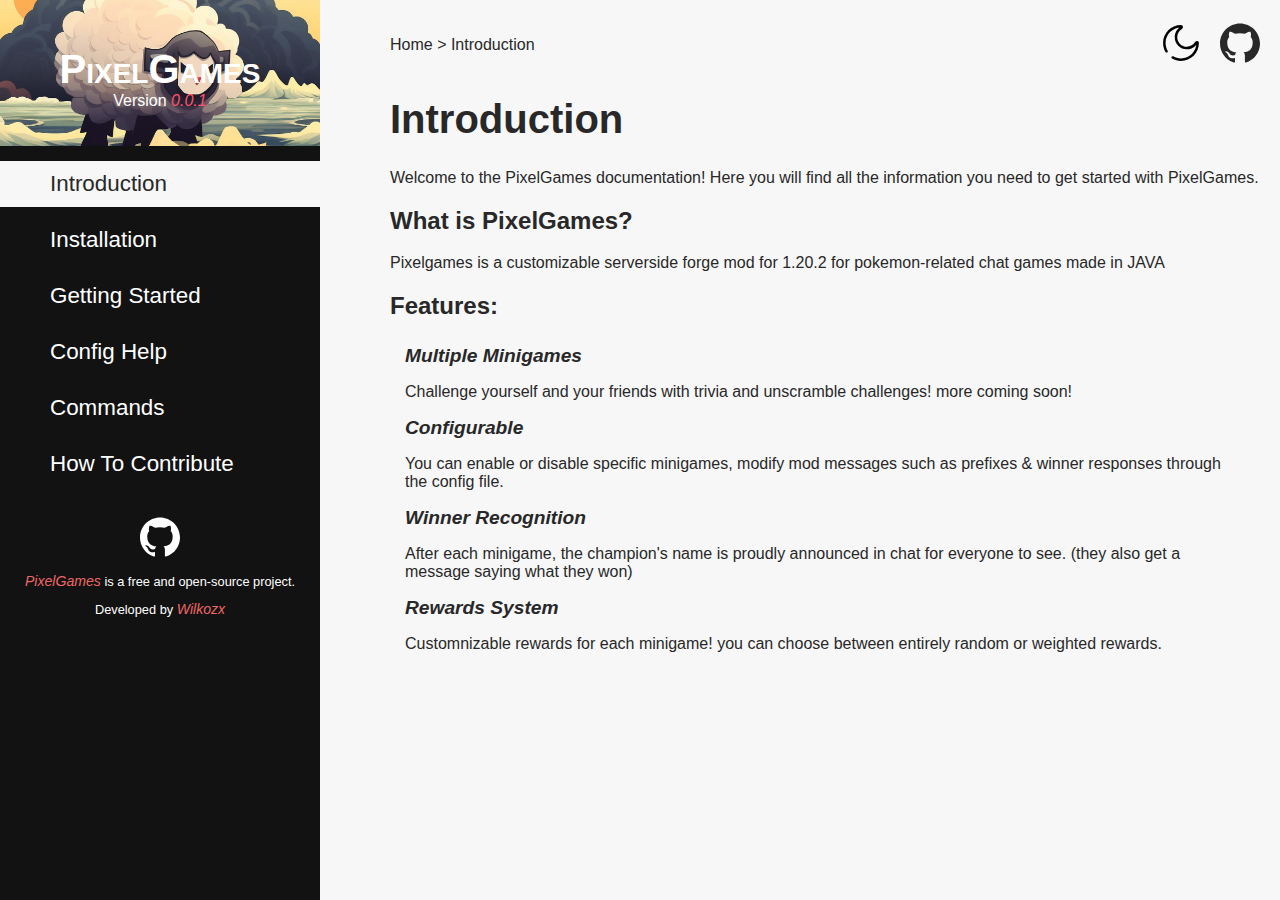
<file: docs/index.html>
<!DOCTYPE html>
<html lang="en">
<head>
    <meta charset="UTF-8">
    <meta name="viewport" content="width=device-width, initial-scale=1.0">
    <link rel="icon" type="image/x-icon" href="src/icons/pixelskills-logo-notext.png">
    <link rel="stylesheet" href="src/styles/styles.css">
    <script src="src/scripts/darkmode.js" defer></script>
    <title>PixelGames</title>
</head>
<body>
    <main>
        <div id="side-menu">
            <div id="side-menu-header">
                <h1>PixelGames</h1>
                <p>Version <em>0.0.1</em></p>
            </div>
            <div id="side-menu-content">
                <a class="current-page" href="index.html">Introduction</a>
                <a href="installation.html">Installation</a>
                <a href="gettingstarted.html">Getting Started</a>
                <a href="configuration.html">Config Help</a>
                <a href="commands.html">Commands</a>
                <a href="contribution.html">How To Contribute</a>
            </div>
            <div id="side-menu-footer">
                <a href="https://github.com/Wilkozx/PixelGames"><image src="src/icons/github-light.svg" alt="GitHub Logo" width="40px" height="40px"></a>
                <p><em>PixelGames</em> is a free and open-source project.</p>
                <p>Developed by <em>Wilkozx</em></p>
            </div>
        </div>
        
        <div id="content-container">
            <div id="content-container-header">
                <p>Home > Introduction</p>
                <div>
                    <image id="darkmode-toggle" src="src/icons//moon.svg" alt="toggle darkmode" width="40px" height="40px">
                    <a href="https://github.com/Wilkozx/PixelGames"><svg class="svg" role="img" viewBox="0 0 24 24" xmlns="http://www.w3.org/2000/svg"><title>GitHub</title><path d="M12 .297c-6.63 0-12 5.373-12 12 0 5.303 3.438 9.8 8.205 11.385.6.113.82-.258.82-.577 0-.285-.01-1.04-.015-2.04-3.338.724-4.042-1.61-4.042-1.61C4.422 18.07 3.633 17.7 3.633 17.7c-1.087-.744.084-.729.084-.729 1.205.084 1.838 1.236 1.838 1.236 1.07 1.835 2.809 1.305 3.495.998.108-.776.417-1.305.76-1.605-2.665-.3-5.466-1.332-5.466-5.93 0-1.31.465-2.38 1.235-3.22-.135-.303-.54-1.523.105-3.176 0 0 1.005-.322 3.3 1.23.96-.267 1.98-.399 3-.405 1.02.006 2.04.138 3 .405 2.28-1.552 3.285-1.23 3.285-1.23.645 1.653.24 2.873.12 3.176.765.84 1.23 1.91 1.23 3.22 0 4.61-2.805 5.625-5.475 5.92.42.36.81 1.096.81 2.22 0 1.606-.015 2.896-.015 3.286 0 .315.21.69.825.57C20.565 22.092 24 17.592 24 12.297c0-6.627-5.373-12-12-12"/></svg > </a>
                </div>
            </div>
            <div id="content-container-text">
                <h1>Introduction</h1>
                    <p>Welcome to the PixelGames documentation! Here you will find all the information you need to get started with PixelGames.</p>
                <h2>What is PixelGames?</h2>
                    <p>Pixelgames is a customizable serverside forge mod for 1.20.2 for pokemon-related chat games made in JAVA</p>
                <h2>Features:</h2>
                <ul>
                    <li>Multiple Minigames</li>
                    <p>Challenge yourself and your friends with trivia and unscramble challenges! more coming soon!</p>
                    <li>Configurable</li>
                    <p>You can enable or disable specific minigames, modify mod messages such as prefixes & winner responses through the config file.</p>
                    <li>Winner Recognition</li>
                    <p>After each minigame, the champion's name is proudly announced in chat for everyone to see. (they also get a message saying  what they won)</p>
                    <li>Rewards System</li>
                    <p>Customnizable rewards for each minigame! you can choose between entirely random or weighted rewards.</p>
                </ul>
            </div>
            
        </div>
    </main>
</body>
</html>
</file>
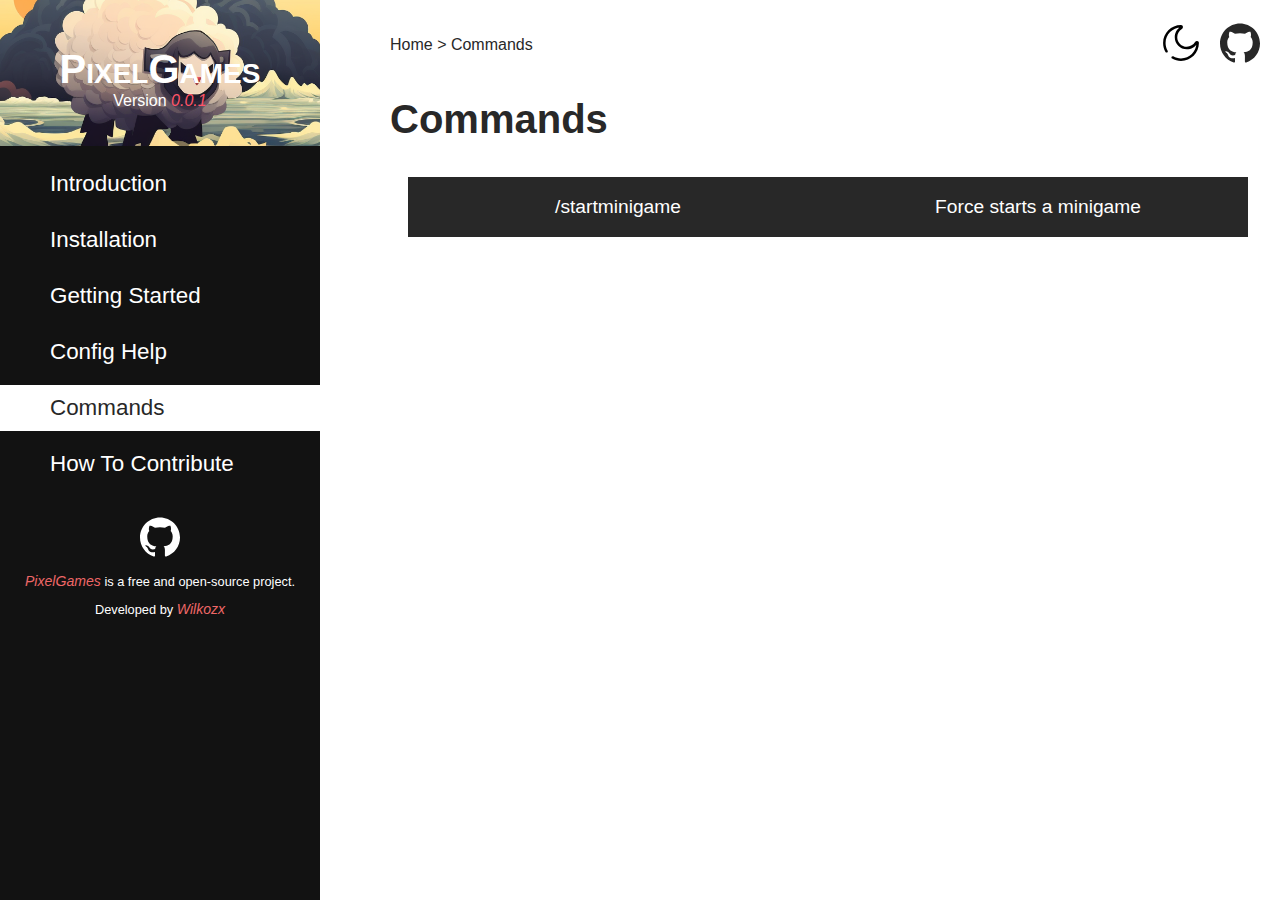
<file: docs/commands.html>
<!DOCTYPE html>
<html lang="en">
<head>
    <meta charset="UTF-8">
    <meta name="viewport" content="width=device-width, initial-scale=1.0">
    <link rel="icon" type="image/x-icon" href="src/icons/pixelskills-logo-notext.png">
    <link rel="stylesheet" href="src/styles/styles.css">
    <link rel="stylesheet" href="src/styles/commands.css">
    <script src="src/scripts/darkmode.js" defer></script>
    <title>PixelGames</title>
</head>
<body>
    <main>
        <div id="side-menu">
            <div id="side-menu-header">
                <h1>PixelGames</h1>
                <p>Version <em>0.0.1</em></p>
            </div>
            <div id="side-menu-content">
                <a href="index.html">Introduction</a>
                <a href="installation.html">Installation</a>
                <a href="gettingstarted.html">Getting Started</a>
                <a href="configuration.html">Config Help</a>
                <a class="current-page" href="commands.html">Commands</a>
                <a href="contribution.html">How To Contribute</a>
            </div>
            <div id="side-menu-footer">
                <a href="https://github.com/Wilkozx/PixelGames"><image src="src/icons/github-light.svg" alt="GitHub Logo" width="40px" height="40px"></a>
                <p><em>PixelGames</em> is a free and open-source project.</p>
                <p>Developed by <em>Wilkozx</em></p>
            </div>
        </div>
        
        <div id="content-container">
            <div id="content-container-header">
                <p>Home > Commands</p>
                <div>
                    <image id="darkmode-toggle" src="src/icons//moon.svg" alt="toggle darkmode" width="40px" height="40px">
                    <a href="https://github.com/Wilkozx/PixelGames"><svg class="svg" role="img" viewBox="0 0 24 24" xmlns="http://www.w3.org/2000/svg"><title>GitHub</title><path d="M12 .297c-6.63 0-12 5.373-12 12 0 5.303 3.438 9.8 8.205 11.385.6.113.82-.258.82-.577 0-.285-.01-1.04-.015-2.04-3.338.724-4.042-1.61-4.042-1.61C4.422 18.07 3.633 17.7 3.633 17.7c-1.087-.744.084-.729.084-.729 1.205.084 1.838 1.236 1.838 1.236 1.07 1.835 2.809 1.305 3.495.998.108-.776.417-1.305.76-1.605-2.665-.3-5.466-1.332-5.466-5.93 0-1.31.465-2.38 1.235-3.22-.135-.303-.54-1.523.105-3.176 0 0 1.005-.322 3.3 1.23.96-.267 1.98-.399 3-.405 1.02.006 2.04.138 3 .405 2.28-1.552 3.285-1.23 3.285-1.23.645 1.653.24 2.873.12 3.176.765.84 1.23 1.91 1.23 3.22 0 4.61-2.805 5.625-5.475 5.92.42.36.81 1.096.81 2.22 0 1.606-.015 2.896-.015 3.286 0 .315.21.69.825.57C20.565 22.092 24 17.592 24 12.297c0-6.627-5.373-12-12-12"/></svg > </a>
                </div>
            </div>
            <div id="content-container-text">
                <h1>Commands</h1>
                <ul>
                    <div class="commands">
                        <p>/startminigame</p>
                        <p>Force starts a minigame</p>
                    </div>
                </ul>
            </div>
        </div>
    </main>
</body>
</html>
</file>
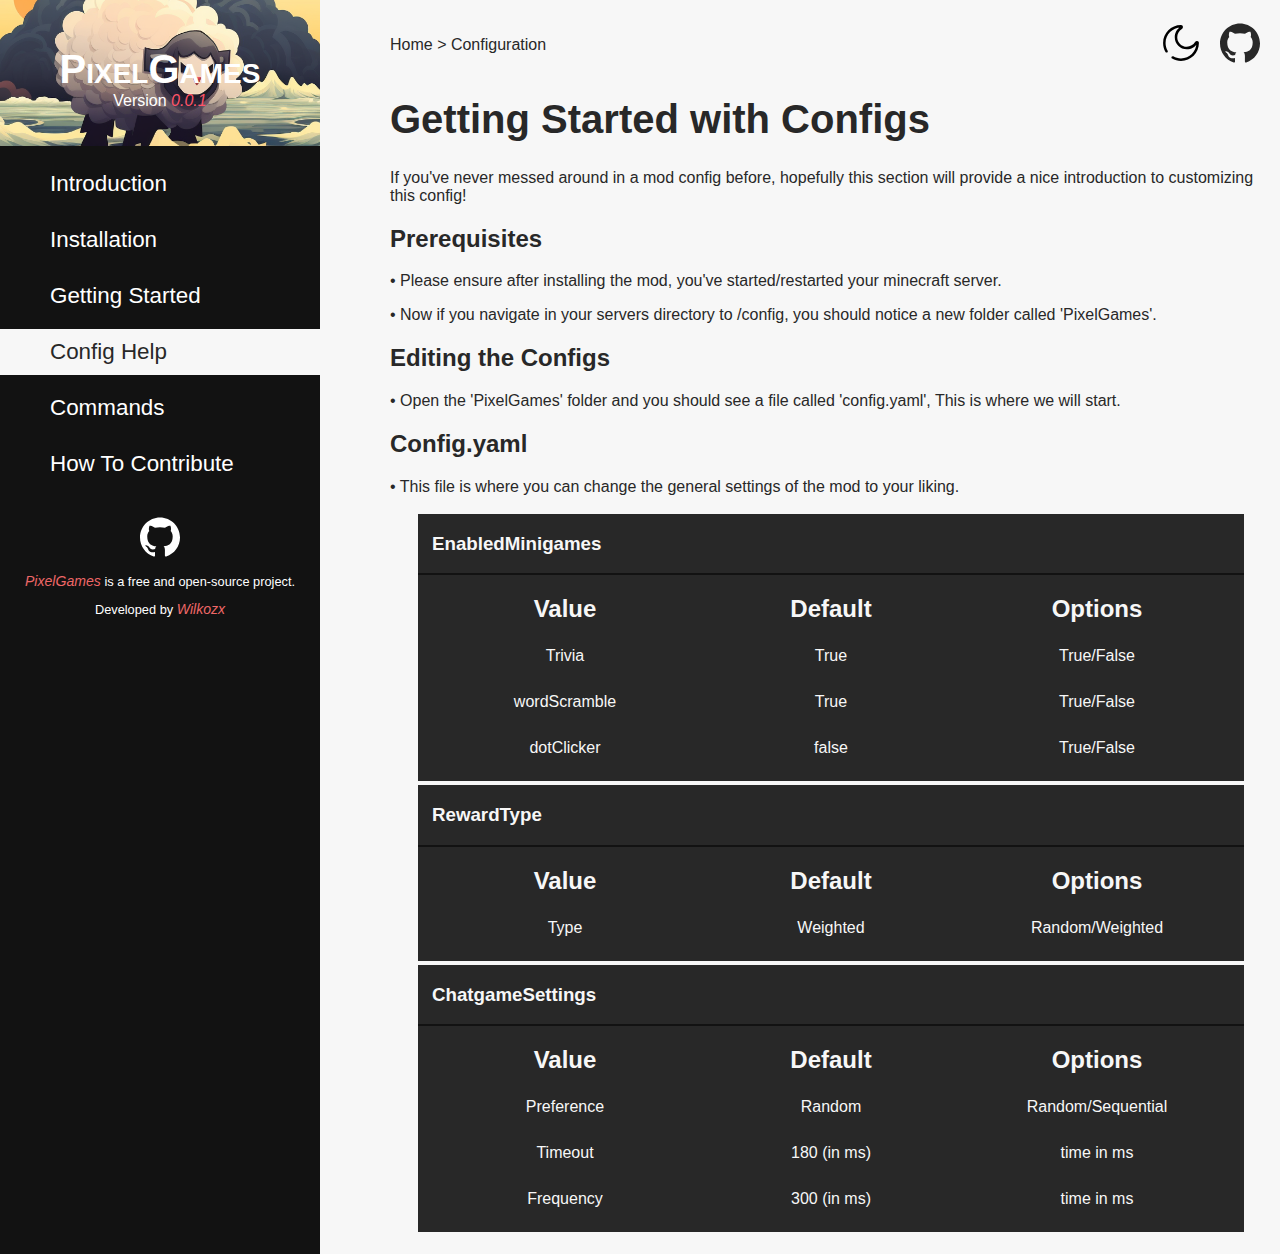
<file: docs/configuration.html>
<!DOCTYPE html>
<html lang="en">
<head>
    <meta charset="UTF-8">
    <meta name="viewport" content="width=device-width, initial-scale=1.0">
    <link rel="icon" type="image/x-icon" href="src/icons/pixelskills-logo-notext.png">
    <link rel="stylesheet" href="src/styles/styles.css">
    <script src="src/scripts/darkmode.js" defer></script>
    <title>PixelGames</title>
</head>
<body>
    <main>
        <div id="side-menu">
            <div id="side-menu-header">
                <h1>PixelGames</h1>
                <p>Version <em>0.0.1</em></p>
            </div>
            <div id="side-menu-content">
                <a href="index.html">Introduction</a>
                <a href="installation.html">Installation</a>
                <a href="gettingstarted.html">Getting Started</a>
                <a class="current-page" href="configuration.html">Config Help</a>
                <a href="commands.html">Commands</a>
                <a href="contribution.html">How To Contribute</a>
            </div>
            <div id="side-menu-footer">
                <a href="https://github.com/Wilkozx/PixelGames"><image src="src/icons/github-light.svg" alt="GitHub Logo" width="40px" height="40px"></a>
                <p><em>PixelGames</em> is a free and open-source project.</p>
                <p>Developed by <em>Wilkozx</em></p>
            </div>
        </div>
        
        <div id="content-container">
            <div id="content-container-header">
                <p>Home > Configuration</p>
                <div>
                    <image id="darkmode-toggle" src="src/icons//moon.svg" alt="toggle darkmode" width="40px" height="40px">
                    <a href="https://github.com/Wilkozx/PixelGames"><svg class="svg" role="img" viewBox="0 0 24 24" xmlns="http://www.w3.org/2000/svg"><title>GitHub</title><path d="M12 .297c-6.63 0-12 5.373-12 12 0 5.303 3.438 9.8 8.205 11.385.6.113.82-.258.82-.577 0-.285-.01-1.04-.015-2.04-3.338.724-4.042-1.61-4.042-1.61C4.422 18.07 3.633 17.7 3.633 17.7c-1.087-.744.084-.729.084-.729 1.205.084 1.838 1.236 1.838 1.236 1.07 1.835 2.809 1.305 3.495.998.108-.776.417-1.305.76-1.605-2.665-.3-5.466-1.332-5.466-5.93 0-1.31.465-2.38 1.235-3.22-.135-.303-.54-1.523.105-3.176 0 0 1.005-.322 3.3 1.23.96-.267 1.98-.399 3-.405 1.02.006 2.04.138 3 .405 2.28-1.552 3.285-1.23 3.285-1.23.645 1.653.24 2.873.12 3.176.765.84 1.23 1.91 1.23 3.22 0 4.61-2.805 5.625-5.475 5.92.42.36.81 1.096.81 2.22 0 1.606-.015 2.896-.015 3.286 0 .315.21.69.825.57C20.565 22.092 24 17.592 24 12.297c0-6.627-5.373-12-12-12"/></svg > </a>
                </div>
            </div>
            <div id="content-container-text">
                <h1>Getting Started with Configs</h1>
                    <p>If you've never messed around in a mod config before, hopefully this section will provide a nice introduction to customizing this config!</p>
                <h2>Prerequisites</h2>
                    <p>• Please ensure after installing the mod, you've started/restarted your minecraft server.</p>
                    <p>• Now if you navigate in your servers directory to /config, you should notice a new folder called 'PixelGames'.</p>
                <h2>Editing the Configs</h2>
                    <p>• Open the 'PixelGames' folder and you should see a file called 'config.yaml', This is where we will start.</p>
                <h2>Config.yaml</h2>
                    <p>• This file is where you can change the general settings of the mod to your liking.</p>
                    <div class="config-display">
                        <div class="config-header">
                            <h3>EnabledMinigames</h3>
                        </div>
                        <div class="config-table">
                            <div>
                                <h2>Value</h2>
                                <p>Trivia</p>
                                <p>wordScramble</p>
                                <p>dotClicker</p>
                            </div>
                            <div>
                                <h2>Default</h2>
                                <p>True</p>
                                <p>True</p>
                                <p>false</p>
                            </div>
                            <div>
                                <h2>Options</h2>
                                <p>True/False</p>
                                <p>True/False</p>
                                <p>True/False</p>
                            </div>
                        </div>
                    </div>
                    <div class="config-display">
                        <div class="config-header">
                            <h3>RewardType</h3>
                        </div>
                        <div class="config-table">
                            <div>
                                <h2>Value</h2>
                                <p>Type</p>
                            </div>
                            <div>
                                <h2>Default</h2>
                                <p>Weighted</p>

                            </div>
                            <div>
                                <h2>Options</h2>
                                <p>Random/Weighted</p>
                            </div>
                        </div>
                    </div>
                    <div class="config-display">
                        <div class="config-header">
                            <h3>ChatgameSettings</h3>
                        </div>
                        <div class="config-table">
                            <div>
                                <h2>Value</h2>
                                <p>Preference</p>
                                <p>Timeout</p>
                                <p>Frequency</p>
                            </div>
                            <div>
                                <h2>Default</h2>
                                <p>Random</p>
                                <p>180 (in ms)</p>
                                <p>300 (in ms)</p>
                            </div>
                            <div>
                                <h2>Options</h2>
                                <p>Random/Sequential</p>
                                <p>time in ms</p>
                                <p>time in ms</p>
                            </div>
                        </div>
                    </div>
        </div>
    </main>
</body>
</html>
</file>
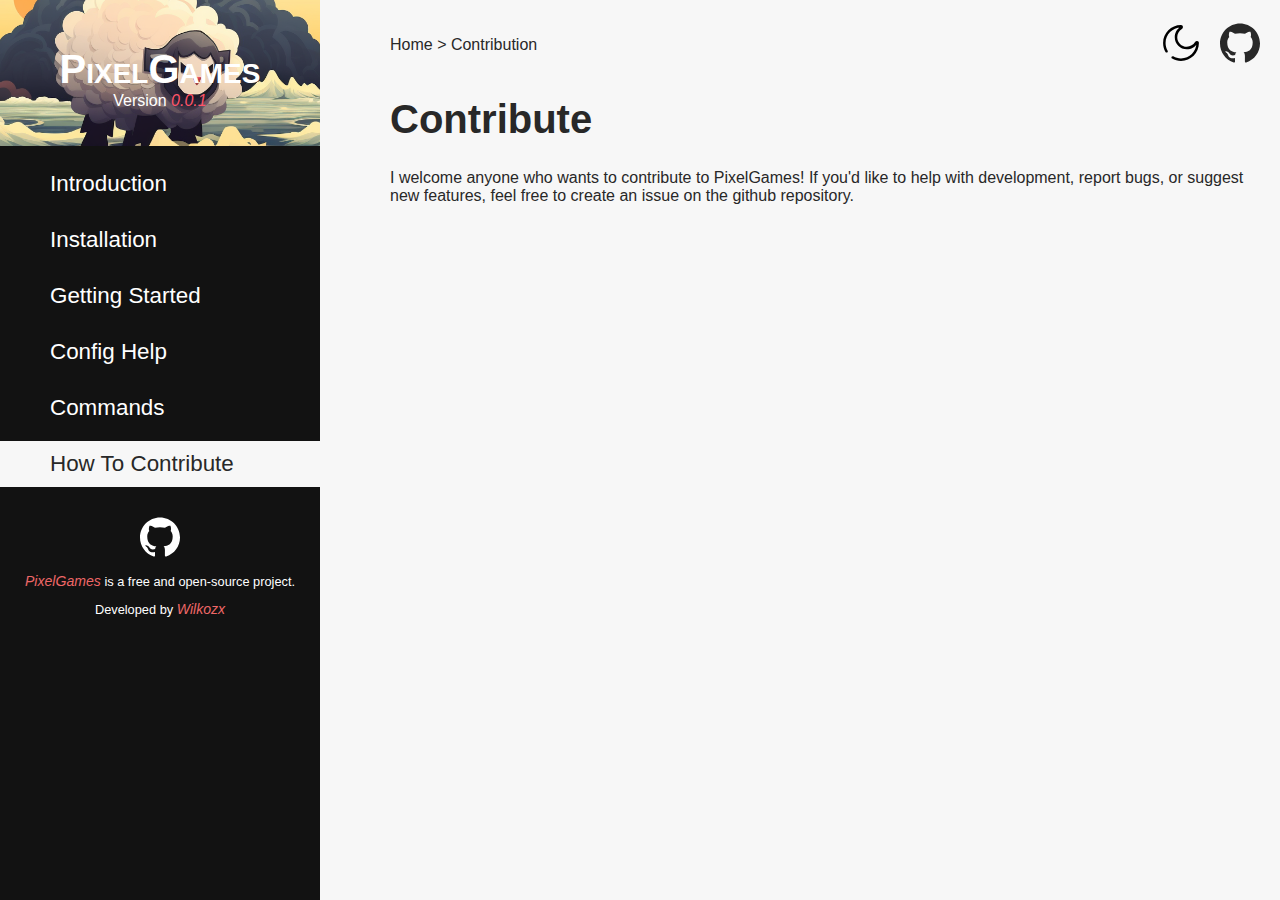
<file: docs/contribution.html>
<!DOCTYPE html>
<html lang="en">
<head>
    <meta charset="UTF-8">
    <meta name="viewport" content="width=device-width, initial-scale=1.0">
    <link rel="icon" type="image/x-icon" href="src/icons/pixelskills-logo-notext.png">
    <link rel="stylesheet" href="src/styles/styles.css">
    <script src="src/scripts/darkmode.js" defer></script>
    <title>PixelGames</title>
</head>
<body>
    <main>
        <div id="side-menu">
            <div id="side-menu-header">
                <h1>PixelGames</h1>
                <p>Version <em>0.0.1</em></p>
            </div>
            <div id="side-menu-content">
                <a href="index.html">Introduction</a>
                <a href="installation.html">Installation</a>
                <a href="gettingstarted.html">Getting Started</a>
                <a href="configuration.html">Config Help</a>
                <a href="commands.html">Commands</a>
                <a class="current-page" href="contribution.html">How To Contribute</a>
            </div>
            <div id="side-menu-footer">
                <a href="https://github.com/Wilkozx/PixelGames"><image src="src/icons/github-light.svg" alt="GitHub Logo" width="40px" height="40px"></a>
                <p><em>PixelGames</em> is a free and open-source project.</p>
                <p>Developed by <em>Wilkozx</em></p>
            </div>
        </div>
        
        <div id="content-container">
            <div id="content-container-header">
                <p>Home > Contribution</p>
                <div>
                    <image id="darkmode-toggle" src="src/icons//moon.svg" alt="toggle darkmode" width="40px" height="40px">
                    <a href="https://github.com/Wilkozx/PixelGames"><svg class="svg" role="img" viewBox="0 0 24 24" xmlns="http://www.w3.org/2000/svg"><title>GitHub</title><path d="M12 .297c-6.63 0-12 5.373-12 12 0 5.303 3.438 9.8 8.205 11.385.6.113.82-.258.82-.577 0-.285-.01-1.04-.015-2.04-3.338.724-4.042-1.61-4.042-1.61C4.422 18.07 3.633 17.7 3.633 17.7c-1.087-.744.084-.729.084-.729 1.205.084 1.838 1.236 1.838 1.236 1.07 1.835 2.809 1.305 3.495.998.108-.776.417-1.305.76-1.605-2.665-.3-5.466-1.332-5.466-5.93 0-1.31.465-2.38 1.235-3.22-.135-.303-.54-1.523.105-3.176 0 0 1.005-.322 3.3 1.23.96-.267 1.98-.399 3-.405 1.02.006 2.04.138 3 .405 2.28-1.552 3.285-1.23 3.285-1.23.645 1.653.24 2.873.12 3.176.765.84 1.23 1.91 1.23 3.22 0 4.61-2.805 5.625-5.475 5.92.42.36.81 1.096.81 2.22 0 1.606-.015 2.896-.015 3.286 0 .315.21.69.825.57C20.565 22.092 24 17.592 24 12.297c0-6.627-5.373-12-12-12"/></svg > </a>
                </div>
            </div>
            <div id="content-container-text">
                <h1>Contribute</h1>
                    <p>I welcome anyone who wants to contribute to PixelGames! If you'd like to help with development, report bugs, or suggest new features, feel free to create an issue on the github repository.</p>
            </div>
        </div>
    </main>
</body>
</html>
</file>
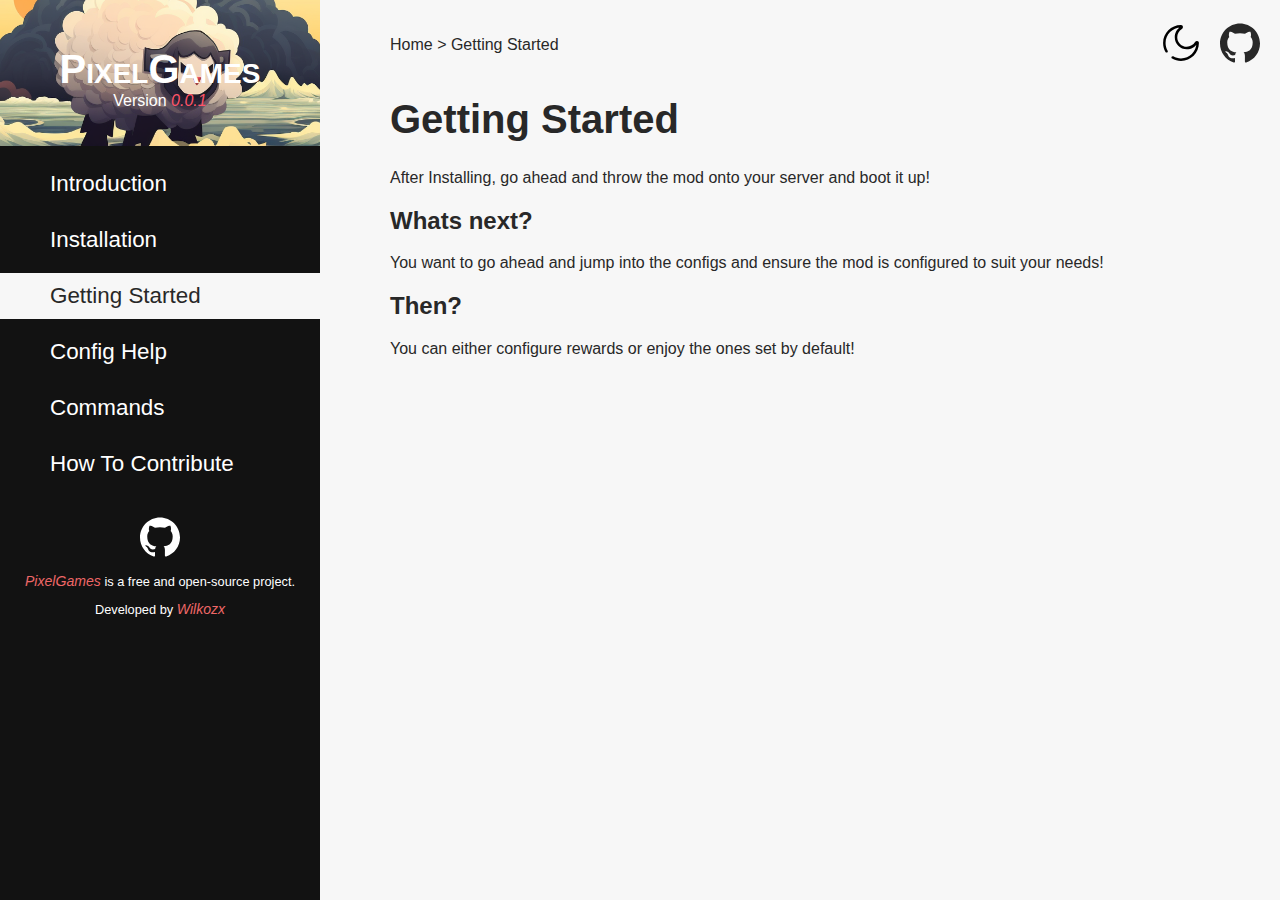
<file: docs/gettingstarted.html>
<!DOCTYPE html>
<html lang="en">
<head>
    <meta charset="UTF-8">
    <meta name="viewport" content="width=device-width, initial-scale=1.0">
    <link rel="icon" type="image/x-icon" href="src/icons/pixelskills-logo-notext.png">
    <link rel="stylesheet" href="src/styles/styles.css">
    <script src="src/scripts/darkmode.js" defer></script>
    <title>PixelGames</title>
</head>
<body>
    <main>
        <div id="side-menu">
            <div id="side-menu-header">
                <h1>PixelGames</h1>
                <p>Version <em>0.0.1</em></p>
            </div>
            <div id="side-menu-content">
                <a href="index.html">Introduction</a>
                <a href="installation.html">Installation</a>
                <a class="current-page" href="gettingstarted.html">Getting Started</a>
                <a href="configuration.html">Config Help</a>
                <a href="commands.html">Commands</a>
                <a href="contribution.html">How To Contribute</a>
            </div>
            <div id="side-menu-footer">
                <a href="https://github.com/Wilkozx/PixelGames"><image src="src/icons/github-light.svg" alt="GitHub Logo" width="40px" height="40px"></a>
                <p><em>PixelGames</em> is a free and open-source project.</p>
                <p>Developed by <em>Wilkozx</em></p>
            </div>
        </div>
        
        <div id="content-container">
            <div id="content-container-header">
                <p>Home > Getting Started</p>
                <div>
                    <image id="darkmode-toggle" src="src/icons//moon.svg" alt="toggle darkmode" width="40px" height="40px">
                    <a href="https://github.com/Wilkozx/PixelGames"><svg class="svg" role="img" viewBox="0 0 24 24" xmlns="http://www.w3.org/2000/svg"><title>GitHub</title><path d="M12 .297c-6.63 0-12 5.373-12 12 0 5.303 3.438 9.8 8.205 11.385.6.113.82-.258.82-.577 0-.285-.01-1.04-.015-2.04-3.338.724-4.042-1.61-4.042-1.61C4.422 18.07 3.633 17.7 3.633 17.7c-1.087-.744.084-.729.084-.729 1.205.084 1.838 1.236 1.838 1.236 1.07 1.835 2.809 1.305 3.495.998.108-.776.417-1.305.76-1.605-2.665-.3-5.466-1.332-5.466-5.93 0-1.31.465-2.38 1.235-3.22-.135-.303-.54-1.523.105-3.176 0 0 1.005-.322 3.3 1.23.96-.267 1.98-.399 3-.405 1.02.006 2.04.138 3 .405 2.28-1.552 3.285-1.23 3.285-1.23.645 1.653.24 2.873.12 3.176.765.84 1.23 1.91 1.23 3.22 0 4.61-2.805 5.625-5.475 5.92.42.36.81 1.096.81 2.22 0 1.606-.015 2.896-.015 3.286 0 .315.21.69.825.57C20.565 22.092 24 17.592 24 12.297c0-6.627-5.373-12-12-12"/></svg > </a>
                </div>
            </div>
            <div id="content-container-text">
                <h1>Getting Started</h1>
                    <p>After Installing, go ahead and throw the mod onto your server and boot it up!</p>
                <h2>Whats next?</h2>
                    <p>You want to go ahead and jump into the configs and ensure the mod is configured to suit your needs!</p>
                <h2>Then?</h2>
                    <p>You can either configure rewards or enjoy the ones set by default!</p>
            </div>
        </div>
    </main>
</body>
</html>
</file>
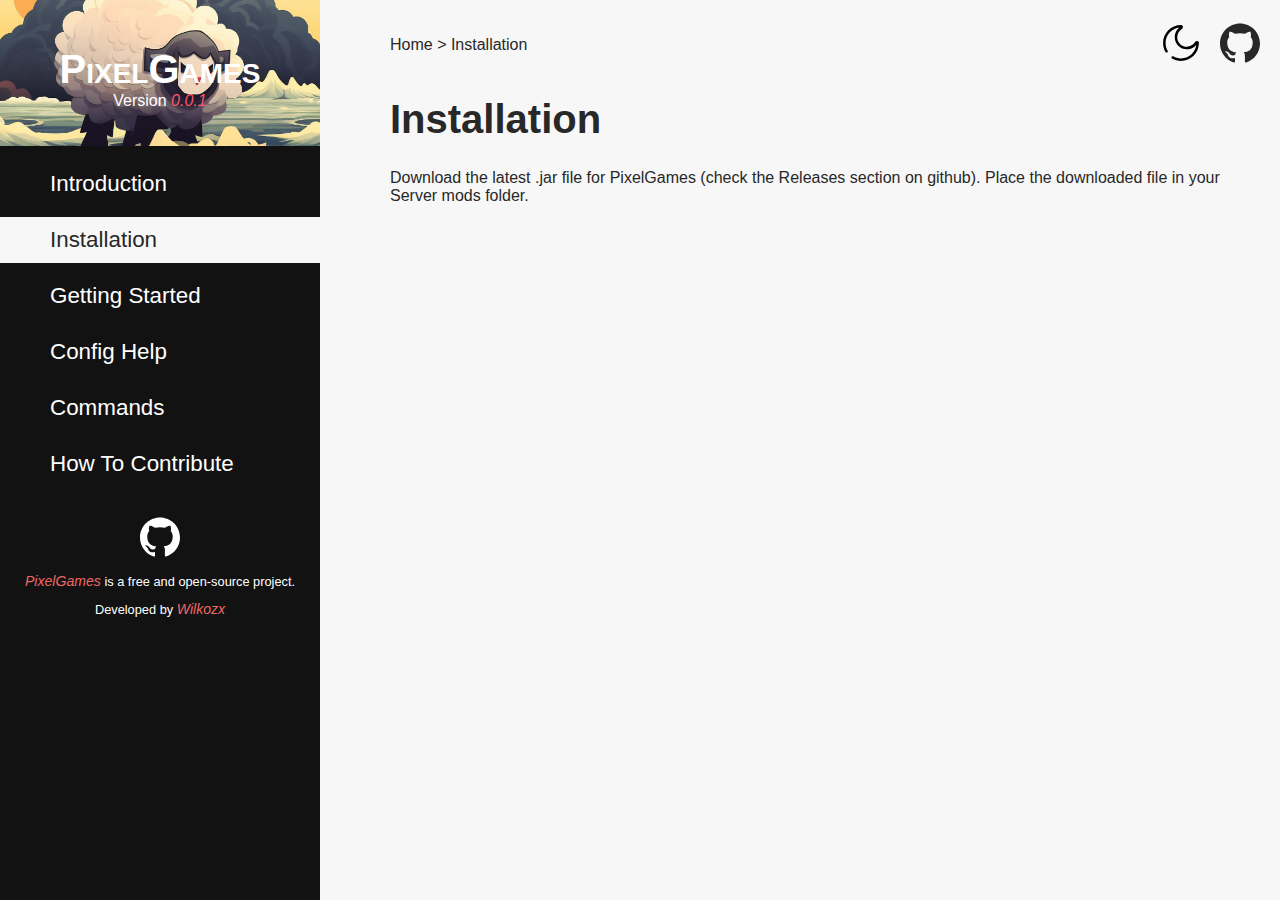
<file: docs/installation.html>
<!DOCTYPE html>
<html lang="en">
<head>
    <meta charset="UTF-8">
    <meta name="viewport" content="width=device-width, initial-scale=1.0">
    <link rel="icon" type="image/x-icon" href="src/icons/pixelskills-logo-notext.png">
    <link rel="stylesheet" href="src/styles/styles.css">
    <script src="src/scripts/darkmode.js" defer></script>
    <title>PixelGames</title>
</head>
<body>
    <main>
        <div id="side-menu">
            <div id="side-menu-header">
                <h1>PixelGames</h1>
                <p>Version <em>0.0.1</em></p>
            </div>
            <div id="side-menu-content">
                <a href="index.html">Introduction</a>
                <a class="current-page" href="installation.html">Installation</a>
                <a href="gettingstarted.html">Getting Started</a>
                <a href="configuration.html">Config Help</a>
                <a href="commands.html">Commands</a>
                <a href="contribution.html">How To Contribute</a>
            </div>
            <div id="side-menu-footer">
                <a href="https://github.com/Wilkozx/PixelGames"><image src="src/icons/github-light.svg" alt="GitHub Logo" width="40px" height="40px"></a>
                <p><em>PixelGames</em> is a free and open-source project.</p>
                <p>Developed by <em>Wilkozx</em></p>
            </div>
        </div>
        
        <div id="content-container">
            <div id="content-container-header">
                <p>Home > Installation</p>
                <div>
                    <image id="darkmode-toggle" src="src/icons//moon.svg" alt="toggle darkmode" width="40px" height="40px">
                    <a href="https://github.com/Wilkozx/PixelGames"><svg class="svg" role="img" viewBox="0 0 24 24" xmlns="http://www.w3.org/2000/svg"><title>GitHub</title><path d="M12 .297c-6.63 0-12 5.373-12 12 0 5.303 3.438 9.8 8.205 11.385.6.113.82-.258.82-.577 0-.285-.01-1.04-.015-2.04-3.338.724-4.042-1.61-4.042-1.61C4.422 18.07 3.633 17.7 3.633 17.7c-1.087-.744.084-.729.084-.729 1.205.084 1.838 1.236 1.838 1.236 1.07 1.835 2.809 1.305 3.495.998.108-.776.417-1.305.76-1.605-2.665-.3-5.466-1.332-5.466-5.93 0-1.31.465-2.38 1.235-3.22-.135-.303-.54-1.523.105-3.176 0 0 1.005-.322 3.3 1.23.96-.267 1.98-.399 3-.405 1.02.006 2.04.138 3 .405 2.28-1.552 3.285-1.23 3.285-1.23.645 1.653.24 2.873.12 3.176.765.84 1.23 1.91 1.23 3.22 0 4.61-2.805 5.625-5.475 5.92.42.36.81 1.096.81 2.22 0 1.606-.015 2.896-.015 3.286 0 .315.21.69.825.57C20.565 22.092 24 17.592 24 12.297c0-6.627-5.373-12-12-12"/></svg > </a>
                </div>
            </div>
            <div id="content-container-text">
                <h1>Installation</h1>
                    <p>Download the latest .jar file for PixelGames (check the Releases section on github). Place the downloaded file in your Server mods folder.</p>
            </div>
        </div>
    </main>
</body>
</html>
</file>
<file: docs/src/styles/styles.css>
:root {
    --primary: #121212;
    --secondary: #f7f7f7;
    --tertiary: #ff5468;
    --tertiary-light: rgb(197, 76, 90);
    --logo-image: url('../icons/pixelskills-logo-notext.png');
    --text-primary: #282828;
    --text-secondary: #ffffff;
    --svg-colour: #282828;
}

body {
    font-family: 'Roboto', sans-serif;
    background-color: var(--primary);
    max-width: 1920px;
    margin: 0 auto;
}

.svg {
    fill: var(--svg-colour);
    width: 40px;
    height: 40px;
}

.svg:hover {
    cursor: pointer;
}

.darkmode {
    --primary: #121212;
    --secondary: #282828;
    --tertiary: #ff5468;
    --logo-image: url('../icons/pixelskills-logo-notext.png');
    --text-primary: #ffffff;
    --text-secondary: #ffffff;
    --svg-colour: #ffffff;
}

#darkmode-toggle {
    cursor: pointer;
    padding-right: 15px;
}

main {
    display: flex;
    min-height: 100vh;
    background-color: var(--secondary);
}

#side-menu {
    background-color: var(--primary);
    width: 25%;
}

#content-container {
    background-color: var(--secondary);
    width: 75%;
    color: var(--text-primary);
}

#side-menu-header {
    background-image: var(--logo-image);
    background-size: 550px;
    background-position: center;
    background-repeat: no-repeat;
    text-align: center;
    padding: 20px;
    color: var(--text-secondary);
}

#side-menu-header h1 {
    font-variant: small-caps;
    font-size: 2.5rem;
    margin-bottom: 0px;
}

#side-menu-header em {
    color: var(--tertiary);
}

#side-menu-header p {
    margin-top: 0px;
}

#side-menu-content {
    display: flex;
    flex-direction: column;
    margin-top: 15px;
}

#side-menu-content a {
    color: var(--text-secondary);
    text-decoration: none;
    font-size: 1.4rem;
    margin-bottom: 10px;
    padding: 10px;
    padding-left: 50px;
}

#side-menu-content a:hover {
    color: var(--text-secondary) !important;
    background-color: var(--tertiary);
}

.current-page {
    color: var(--text-primary) !important;
    background-color: var(--secondary);
}

#side-menu-footer {
    color: var(--text-secondary);
    text-align: center;
    padding: 20px;
    font-size: 0.8rem;
}

#side-menu-footer em {
    color: rgb(238, 103, 103);
    font-size: 1.1em;
}

#content-container-header {
    padding: 20px;
    padding-bottom: 0px;
    margin-left: 50px;
    display: flex;
    justify-content: space-between;
    align-items: center;
}

#content-container-text {
    padding: 20px;
    padding-top: 0px;
    margin-left: 50px;
}

#content-container-text h1 {
    font-size: 2.5rem;
    color: var(--text-primary);
}

#content-container-text ul {
    list-style-type: none;
    padding: 15px;
    padding-top: 5px;
}

#content-container-text li {
    font-size: 1.2em;
    font-style: italic;
    font-weight: bold;
    margin-bottom: 10px;
}

.config-display {
    display: flex;
    flex-direction: column;
    padding: 2px;
    padding-left: 14px;
    margin: 14px;
    border-radius: 12px;
    margin-top: 0px;
    margin-bottom: 0px;
}

.config-header {
    display: inherit;
    color: var(--secondary);
    background-color: var(--svg-colour);
    padding-left: 14px;
    margin-bottom: 0px;
    border-bottom: #121212 2px solid;
}

.config-table {
    display: grid;
    grid-template-columns: 1fr 1fr 1fr;
    padding: 10px;
    padding-left: 14px;
    padding-right: 14px;
    background-color: var(--svg-colour);
    text-align: center;
}

.config-table h2 {
    color: var(--secondary);
    margin: 0px;
    padding: 10px;
}

.config-table p {
    color: var(--secondary);
    margin: 0px;
    padding: 14px;
}

@media screen and (max-width: 768px) {
    main {
        flex-direction: column;
    }

    #side-menu {
        width: 100%;
    }

    #content-container {
        width: 100%;
    }

    #side-menu-content a {
        padding-left: 20px;
    }

    #content-container-header {
        margin-left: 0px;
    }

    #content-container-text {
        margin-left: 0px;
    }
    
}
</file>
<file: docs/src/styles/commands.css>
:root {
    --primary: #121212;
    --secondary: #ffffff;
    --tertiary: #ff5468;
    --logo-image: url('../icons/pixelskills-logo-notext.png');
    --text-primary: #282828;
    --text-secondary: #ffffff;
    --svg-colour: #282828;
}

#content-container-text div {
    display: grid;
    grid-template-columns: 1fr 1fr;
    text-align: center;
    justify-content: center;
    width: 100%;
    font-size: 1.2em;
    color: var(--secondary);
    background-color: var(--svg-colour);
    border: var(--secondary) 3px solid;
}
</file>
